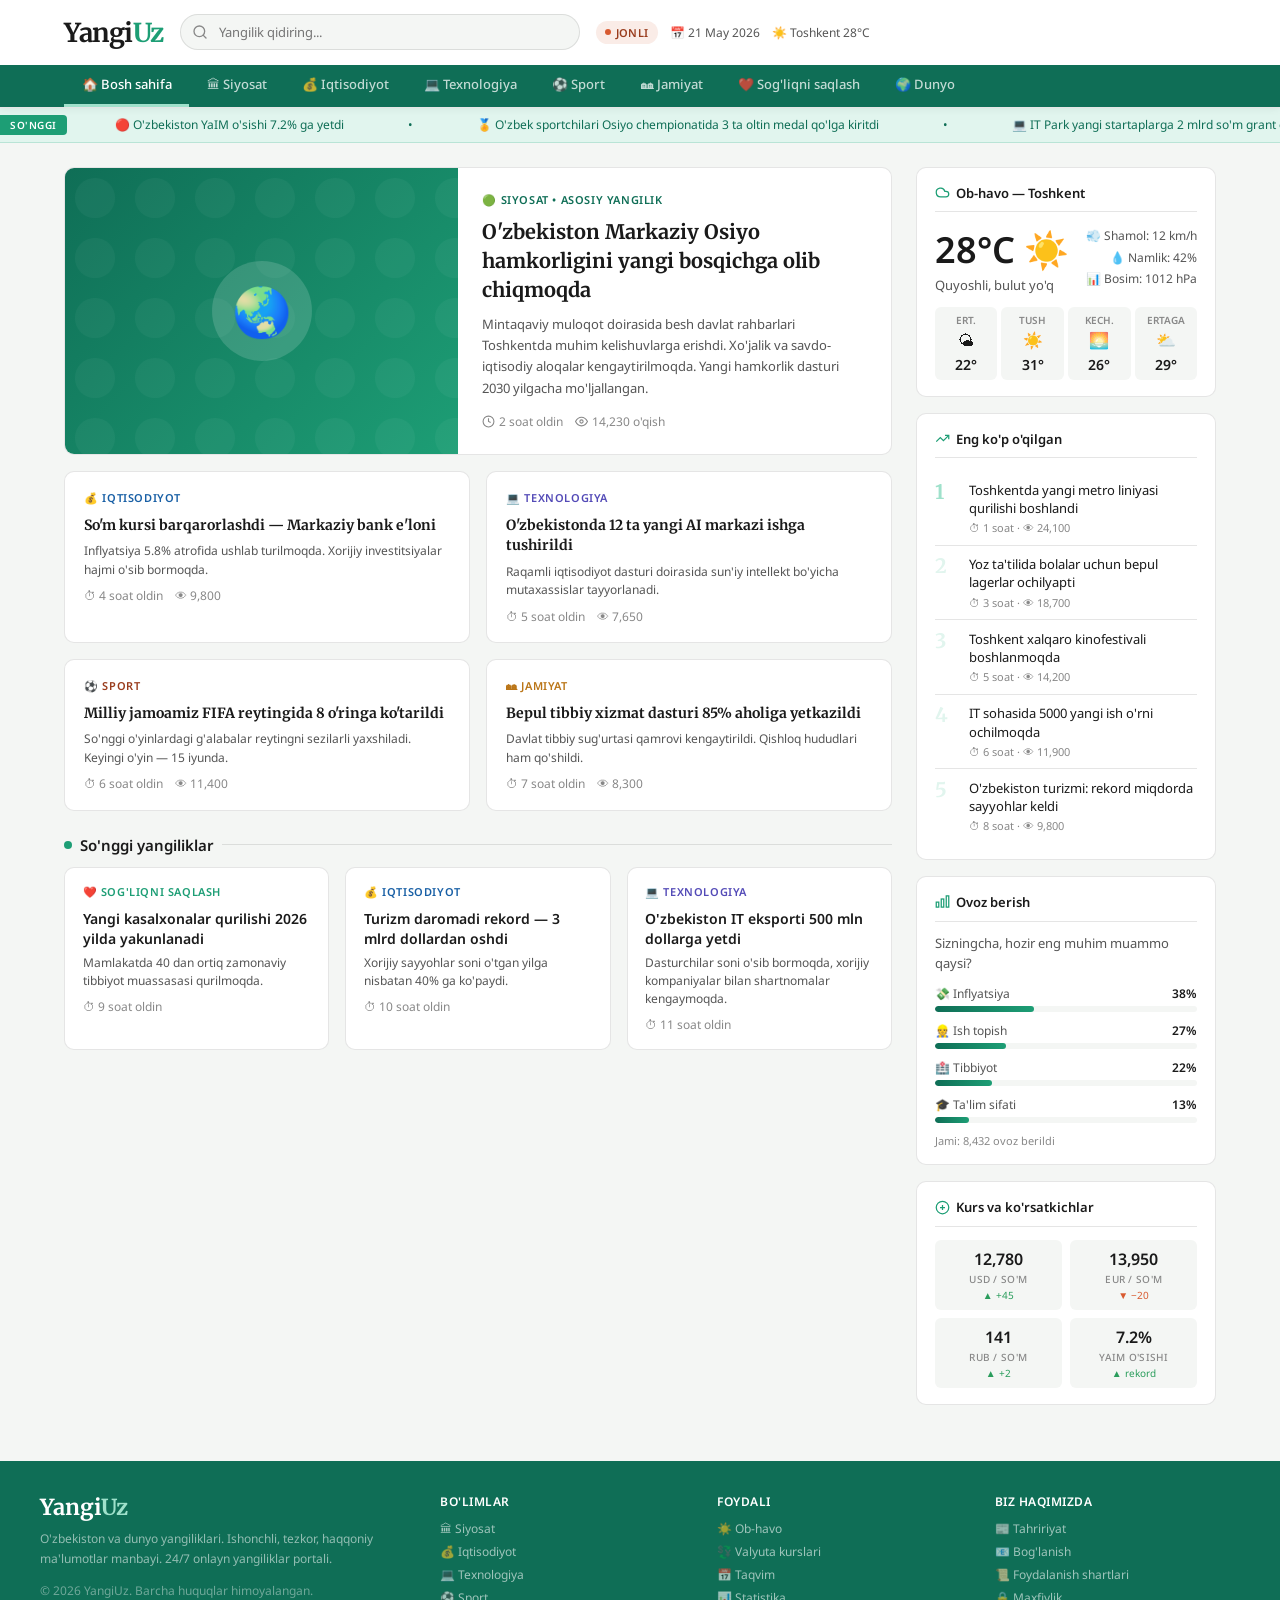
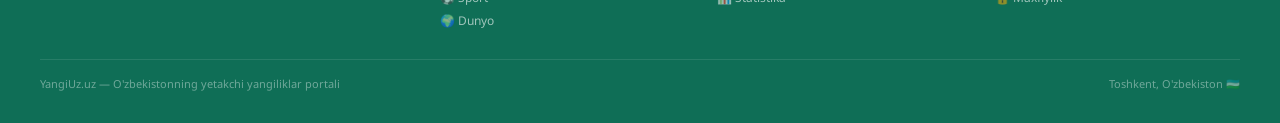
<file: yangiuz-portal.html>
<!DOCTYPE html>
<html lang="uz">
<head>
<meta charset="UTF-8">
<meta name="viewport" content="width=device-width, initial-scale=1.0">
<title>YangiUz — O'zbekiston Yangiliklar Portali</title>
<link rel="preconnect" href="https://fonts.googleapis.com">
<link href="https://fonts.googleapis.com/css2?family=Merriweather:wght@400;700&family=Noto+Sans:wght@400;500;600&display=swap" rel="stylesheet">
<style>
  *, *::before, *::after { box-sizing: border-box; margin: 0; padding: 0; }

  :root {
    --green-dark: #0F6E56;
    --green-mid: #1D9E75;
    --green-light: #9FE1CB;
    --green-pale: #E1F5EE;
    --coral: #D85A30;
    --coral-pale: #FAECE7;
    --coral-dark: #993C1D;
    --blue: #185FA5;
    --amber: #BA7517;
    --amber-pale: #FAEEDA;
    --purple: #534AB7;
    --bg: #F4F6F4;
    --card: #ffffff;
    --border: rgba(0,0,0,0.1);
    --text-primary: #1a1a1a;
    --text-secondary: #555;
    --text-muted: #888;
    --radius: 10px;
    --radius-sm: 6px;
  }

  body {
    font-family: 'Noto Sans', sans-serif;
    background: var(--bg);
    color: var(--text-primary);
    min-height: 100vh;
  }

  /* ── HEADER ── */
  .header {
    background: var(--card);
    border-bottom: 1px solid var(--border);
    position: sticky;
    top: 0;
    z-index: 100;
    box-shadow: 0 1px 8px rgba(0,0,0,0.06);
  }
  .header-top {
    max-width: 1200px;
    margin: 0 auto;
    padding: 0.9rem 1.5rem;
    display: flex;
    align-items: center;
    gap: 1rem;
  }
  .logo {
    font-family: 'Merriweather', serif;
    font-size: 26px;
    font-weight: 700;
    color: var(--text-primary);
    letter-spacing: -0.5px;
    text-decoration: none;
    white-space: nowrap;
  }
  .logo span { color: var(--green-mid); }

  .search-wrap {
    flex: 1;
    max-width: 400px;
    position: relative;
  }
  .search-wrap input {
    width: 100%;
    border: 1px solid var(--border);
    border-radius: 50px;
    padding: 8px 16px 8px 38px;
    font-size: 13px;
    font-family: inherit;
    background: var(--bg);
    color: var(--text-primary);
    outline: none;
    transition: border-color 0.2s;
  }
  .search-wrap input:focus { border-color: var(--green-mid); }
  .search-wrap svg {
    position: absolute;
    left: 12px;
    top: 50%;
    transform: translateY(-50%);
    color: var(--text-muted);
    width: 16px; height: 16px;
  }

  .header-meta {
    display: flex;
    align-items: center;
    gap: 12px;
    font-size: 12px;
    color: var(--text-secondary);
    white-space: nowrap;
  }
  .live-badge {
    display: flex;
    align-items: center;
    gap: 5px;
    background: var(--coral-pale);
    color: var(--coral-dark);
    font-size: 11px;
    font-weight: 600;
    padding: 4px 9px;
    border-radius: 50px;
    text-transform: uppercase;
    letter-spacing: 0.4px;
  }
  .live-dot {
    width: 6px; height: 6px;
    background: var(--coral);
    border-radius: 50%;
    animation: blink 1.1s ease-in-out infinite;
  }
  @keyframes blink { 0%,100%{opacity:1} 50%{opacity:0.2} }

  /* NAV */
  .nav-bar {
    background: var(--green-dark);
  }
  .nav-inner {
    max-width: 1200px;
    margin: 0 auto;
    padding: 0 1.5rem;
    display: flex;
    gap: 0;
    overflow-x: auto;
    scrollbar-width: none;
  }
  .nav-inner::-webkit-scrollbar { display: none; }
  .nav-tab {
    padding: 0.65rem 1.1rem;
    font-size: 13px;
    font-weight: 500;
    color: rgba(255,255,255,0.75);
    cursor: pointer;
    border-bottom: 3px solid transparent;
    transition: all 0.15s;
    white-space: nowrap;
    text-decoration: none;
    display: block;
  }
  .nav-tab:hover { color: #fff; background: rgba(255,255,255,0.07); }
  .nav-tab.active { color: #fff; border-bottom-color: var(--green-light); }

  /* TICKER */
  .ticker {
    background: var(--green-pale);
    border-bottom: 1px solid rgba(29,158,117,0.2);
    padding: 7px 0;
    overflow: hidden;
    display: flex;
    align-items: center;
  }
  .ticker-label {
    background: var(--green-mid);
    color: #fff;
    font-size: 10px;
    font-weight: 600;
    padding: 3px 10px;
    border-radius: 0 4px 4px 0;
    text-transform: uppercase;
    letter-spacing: 0.5px;
    margin-right: 1rem;
    white-space: nowrap;
    flex-shrink: 0;
  }
  .ticker-track {
    display: flex;
    animation: ticker 40s linear infinite;
    white-space: nowrap;
  }
  .ticker-track span {
    font-size: 12px;
    color: var(--green-dark);
    padding: 0 2rem;
  }
  @keyframes ticker { 0%{transform:translateX(0)} 100%{transform:translateX(-50%)} }

  /* MAIN LAYOUT */
  .main-wrap {
    max-width: 1200px;
    margin: 0 auto;
    padding: 1.5rem;
    display: grid;
    grid-template-columns: 1fr 300px;
    gap: 1.5rem;
  }

  /* CARDS */
  .card {
    background: var(--card);
    border-radius: var(--radius);
    border: 1px solid var(--border);
    overflow: hidden;
  }

  /* HERO */
  .hero-card {
    display: grid;
    grid-template-columns: 1fr 1.1fr;
    min-height: 240px;
    cursor: pointer;
    transition: box-shadow 0.2s;
  }
  .hero-card:hover { box-shadow: 0 4px 20px rgba(0,0,0,0.1); }
  .hero-img {
    background: linear-gradient(135deg, var(--green-dark) 0%, var(--green-mid) 100%);
    display: flex;
    align-items: center;
    justify-content: center;
    padding: 2rem;
    position: relative;
    overflow: hidden;
  }
  .hero-img::after {
    content: '';
    position: absolute;
    inset: 0;
    background: url("data:image/svg+xml,%3Csvg width='60' height='60' viewBox='0 0 60 60' xmlns='http://www.w3.org/2000/svg'%3E%3Cg fill='none' fill-rule='evenodd'%3E%3Cg fill='%23ffffff' fill-opacity='0.04'%3E%3Ccircle cx='30' cy='30' r='20'/%3E%3C/g%3E%3C/g%3E%3C/svg%3E");
  }
  .hero-icon {
    width: 100px; height: 100px;
    border-radius: 50%;
    background: rgba(255,255,255,0.15);
    display: flex;
    align-items: center;
    justify-content: center;
    font-size: 48px;
    position: relative;
    z-index: 1;
  }
  .hero-content { padding: 1.5rem; display: flex; flex-direction: column; justify-content: center; }
  .tag {
    font-size: 11px;
    font-weight: 600;
    text-transform: uppercase;
    letter-spacing: 0.6px;
    margin-bottom: 10px;
  }
  .tag-siyosat { color: var(--green-dark); }
  .tag-iqtisod { color: var(--blue); }
  .tag-texno { color: var(--purple); }
  .tag-sport { color: var(--coral-dark); }
  .tag-jamiyat { color: var(--amber); }
  .tag-soglik { color: var(--green-mid); }

  .hero-content h2 {
    font-family: 'Merriweather', serif;
    font-size: 20px;
    font-weight: 700;
    line-height: 1.45;
    color: var(--text-primary);
    margin-bottom: 10px;
  }
  .hero-content p {
    font-size: 13px;
    color: var(--text-secondary);
    line-height: 1.65;
    margin-bottom: 14px;
  }
  .meta {
    display: flex;
    align-items: center;
    gap: 12px;
    font-size: 12px;
    color: var(--text-muted);
  }
  .meta-item { display: flex; align-items: center; gap: 4px; }

  /* MINI CARDS */
  .mini-grid {
    display: grid;
    grid-template-columns: 1fr 1fr;
    gap: 1rem;
    margin-top: 1rem;
  }
  .mini-card {
    padding: 1.1rem 1.2rem;
    cursor: pointer;
    transition: box-shadow 0.2s;
  }
  .mini-card:hover { box-shadow: 0 3px 16px rgba(0,0,0,0.09); }
  .mini-card h3 {
    font-family: 'Merriweather', serif;
    font-size: 14px;
    font-weight: 700;
    line-height: 1.45;
    color: var(--text-primary);
    margin: 6px 0 7px;
  }
  .mini-card p { font-size: 12px; color: var(--text-secondary); line-height: 1.55; margin-bottom: 8px; }

  /* SECTION HEADER */
  .section-hdr {
    display: flex;
    align-items: center;
    gap: 8px;
    margin: 1.5rem 0 0.75rem;
    font-size: 15px;
    font-weight: 600;
    color: var(--text-primary);
  }
  .section-hdr::after {
    content: '';
    flex: 1;
    height: 1px;
    background: var(--border);
  }
  .section-dot { width: 8px; height: 8px; border-radius: 50%; background: var(--green-mid); }

  /* LIST NEWS */
  .list-news { display: grid; grid-template-columns: 1fr 1fr 1fr; gap: 1rem; }
  .list-card {
    padding: 1rem 1.1rem;
    cursor: pointer;
    transition: box-shadow 0.2s;
  }
  .list-card:hover { box-shadow: 0 3px 14px rgba(0,0,0,0.08); }
  .list-card h3 {
    font-size: 14px;
    font-weight: 600;
    line-height: 1.4;
    color: var(--text-primary);
    margin: 6px 0 6px;
  }
  .list-card p { font-size: 12px; color: var(--text-secondary); line-height: 1.5; margin-bottom: 8px; }

  /* SIDEBAR */
  .sidebar { display: flex; flex-direction: column; gap: 1rem; }

  .sb-card { padding: 1rem 1.1rem; }
  .sb-title {
    font-size: 13px;
    font-weight: 600;
    color: var(--text-primary);
    margin-bottom: 0.8rem;
    padding-bottom: 0.6rem;
    border-bottom: 1px solid var(--border);
    display: flex;
    align-items: center;
    gap: 6px;
  }
  .sb-title svg { width: 15px; height: 15px; color: var(--green-mid); flex-shrink: 0; }

  /* WEATHER */
  .weather-temp { font-size: 36px; font-weight: 600; color: var(--text-primary); }
  .weather-desc { font-size: 13px; color: var(--text-secondary); margin-top: 2px; }
  .weather-main { display: flex; align-items: flex-start; justify-content: space-between; margin: 0.6rem 0 0.8rem; }
  .weather-stats { font-size: 12px; color: var(--text-secondary); text-align: right; line-height: 1.8; }
  .weather-days { display: grid; grid-template-columns: repeat(4,1fr); gap: 4px; text-align: center; }
  .wday { background: var(--bg); border-radius: var(--radius-sm); padding: 6px 4px; }
  .wday-name { font-size: 10px; color: var(--text-muted); font-weight: 600; text-transform: uppercase; }
  .wday-temp { font-size: 14px; font-weight: 600; color: var(--text-primary); margin-top: 4px; }
  .wday-icon { font-size: 16px; margin: 2px 0; }

  /* TOP NEWS */
  .top-item { display: flex; gap: 10px; padding: 0.6rem 0; border-bottom: 1px solid var(--border); cursor: pointer; }
  .top-item:last-child { border-bottom: none; }
  .top-item:hover .top-title { color: var(--green-dark); }
  .top-num { font-size: 20px; font-weight: 700; color: var(--green-pale); min-width: 24px; line-height: 1.1; font-family: 'Merriweather', serif; }
  .top-num.rank1 { color: var(--green-light); }
  .top-title { font-size: 13px; color: var(--text-primary); line-height: 1.4; transition: color 0.15s; }
  .top-meta { font-size: 11px; color: var(--text-muted); margin-top: 3px; }

  /* POLL */
  .poll-q { font-size: 13px; color: var(--text-secondary); margin-bottom: 12px; line-height: 1.5; }
  .poll-opt { margin-bottom: 10px; }
  .poll-row { display: flex; justify-content: space-between; font-size: 12px; color: var(--text-secondary); margin-bottom: 4px; }
  .poll-pct { font-weight: 600; color: var(--text-primary); }
  .poll-track { background: var(--bg); border-radius: 50px; height: 6px; overflow: hidden; }
  .poll-fill { height: 100%; border-radius: 50px; background: linear-gradient(90deg, var(--green-dark), var(--green-mid)); }
  .poll-total { font-size: 11px; color: var(--text-muted); margin-top: 8px; }

  /* RATES */
  .rates-grid { display: grid; grid-template-columns: 1fr 1fr; gap: 8px; }
  .rate-box {
    background: var(--bg);
    border-radius: var(--radius-sm);
    padding: 8px 10px;
    text-align: center;
  }
  .rate-val { font-size: 16px; font-weight: 600; color: var(--text-primary); }
  .rate-lbl { font-size: 10px; color: var(--text-muted); margin-top: 2px; font-weight: 500; text-transform: uppercase; letter-spacing: 0.3px; }
  .rate-chg { font-size: 10px; margin-top: 2px; }
  .up { color: #2a9d5c; }
  .dn { color: var(--coral); }

  /* FOOTER */
  footer {
    background: var(--green-dark);
    color: rgba(255,255,255,0.7);
    padding: 2rem 1.5rem;
    margin-top: 2rem;
    font-size: 13px;
  }
  .footer-inner {
    max-width: 1200px;
    margin: 0 auto;
    display: grid;
    grid-template-columns: 1.5fr 1fr 1fr 1fr;
    gap: 2rem;
  }
  .footer-logo { font-family: 'Merriweather', serif; font-size: 22px; font-weight: 700; color: #fff; margin-bottom: 8px; }
  .footer-logo span { color: var(--green-light); }
  .footer-desc { font-size: 12px; line-height: 1.7; color: rgba(255,255,255,0.55); margin-bottom: 12px; }
  .footer-title { font-weight: 600; color: #fff; margin-bottom: 10px; font-size: 12px; text-transform: uppercase; letter-spacing: 0.5px; }
  .footer-link { display: block; color: rgba(255,255,255,0.6); text-decoration: none; margin-bottom: 6px; font-size: 12px; transition: color 0.15s; }
  .footer-link:hover { color: var(--green-light); }
  .footer-bottom {
    max-width: 1200px;
    margin: 1.5rem auto 0;
    padding-top: 1rem;
    border-top: 1px solid rgba(255,255,255,0.1);
    display: flex;
    justify-content: space-between;
    align-items: center;
    font-size: 11px;
    color: rgba(255,255,255,0.4);
  }

  /* RESPONSIVE */
  @media (max-width: 900px) {
    .main-wrap { grid-template-columns: 1fr; }
    .sidebar { display: grid; grid-template-columns: 1fr 1fr; }
    .hero-card { grid-template-columns: 1fr; }
    .hero-img { min-height: 160px; }
    .footer-inner { grid-template-columns: 1fr 1fr; }
    .list-news { grid-template-columns: 1fr 1fr; }
  }
  @media (max-width: 600px) {
    .mini-grid { grid-template-columns: 1fr; }
    .list-news { grid-template-columns: 1fr; }
    .sidebar { display: flex; flex-direction: column; }
    .footer-inner { grid-template-columns: 1fr; }
    .header-meta { display: none; }
    .hero-card { min-height: auto; }
    .weather-days { grid-template-columns: repeat(4,1fr); }
  }
</style>
</head>
<body>

<!-- HEADER -->
<header class="header">
  <div class="header-top">
    <a href="#" class="logo">Yangi<span>Uz</span></a>
    <div class="search-wrap">
      <svg viewBox="0 0 24 24" fill="none" stroke="currentColor" stroke-width="2" stroke-linecap="round" stroke-linejoin="round">
        <circle cx="11" cy="11" r="8"/><line x1="21" y1="21" x2="16.65" y2="16.65"/>
      </svg>
      <input type="text" placeholder="Yangilik qidiring...">
    </div>
    <div class="header-meta">
      <span class="live-badge"><span class="live-dot"></span> Jonli</span>
      <span>📅 21 May 2026</span>
      <span>☀️ Toshkent 28°C</span>
    </div>
  </div>
  <nav class="nav-bar">
    <div class="nav-inner">
      <a href="#" class="nav-tab active">🏠 Bosh sahifa</a>
      <a href="#" class="nav-tab">🏛 Siyosat</a>
      <a href="#" class="nav-tab">💰 Iqtisodiyot</a>
      <a href="#" class="nav-tab">💻 Texnologiya</a>
      <a href="#" class="nav-tab">⚽ Sport</a>
      <a href="#" class="nav-tab">🏘 Jamiyat</a>
      <a href="#" class="nav-tab">❤️ Sog'liqni saqlash</a>
      <a href="#" class="nav-tab">🌍 Dunyo</a>
    </div>
  </nav>
</header>

<!-- TICKER -->
<div class="ticker">
  <div class="ticker-label">SO'NGGI</div>
  <div class="ticker-track" id="ticker">
    <span>🔴 O'zbekiston YaIM o'sishi 7.2% ga yetdi</span>
    <span>•</span>
    <span>🏅 O'zbek sportchilari Osiyo chempionatida 3 ta oltin medal qo'lga kiritdi</span>
    <span>•</span>
    <span>💻 IT Park yangi startaplarga 2 mlrd so'm grant e'lon qildi</span>
    <span>•</span>
    <span>🌾 Fermer xo'jaliklari bug'doy hosili rekord darajaga yetdi</span>
    <span>•</span>
    <span>🏗 Toshkent metro qurilishi jadallashtirildi — 2027 yilga mo'ljallangan</span>
    <span>•</span>
    <span>🔴 O'zbekiston YaIM o'sishi 7.2% ga yetdi</span>
    <span>•</span>
    <span>🏅 O'zbek sportchilari Osiyo chempionatida 3 ta oltin medal qo'lga kiritdi</span>
    <span>•</span>
    <span>💻 IT Park yangi startaplarga 2 mlrd so'm grant e'lon qildi</span>
    <span>•</span>
    <span>🌾 Fermer xo'jaliklari bug'doy hosili rekord darajaga yetdi</span>
    <span>•</span>
    <span>🏗 Toshkent metro qurilishi jadallashtirildi — 2027 yilga mo'ljallangan</span>
  </div>
</div>

<!-- MAIN -->
<div class="main-wrap">
  <main>
    <!-- HERO -->
    <div class="card hero-card">
      <div class="hero-img">
        <div class="hero-icon">🌏</div>
      </div>
      <div class="hero-content">
        <div class="tag tag-siyosat">🟢 Siyosat • Asosiy yangilik</div>
        <h2>O'zbekiston Markaziy Osiyo hamkorligini yangi bosqichga olib chiqmoqda</h2>
        <p>Mintaqaviy muloqot doirasida besh davlat rahbarlari Toshkentda muhim kelishuvlarga erishdi. Xo'jalik va savdo-iqtisodiy aloqalar kengaytirilmoqda. Yangi hamkorlik dasturi 2030 yilgacha mo'ljallangan.</p>
        <div class="meta">
          <span class="meta-item">
            <svg viewBox="0 0 24 24" fill="none" stroke="currentColor" stroke-width="2" width="13" height="13"><circle cx="12" cy="12" r="10"/><polyline points="12 6 12 12 16 14"/></svg>
            2 soat oldin
          </span>
          <span class="meta-item">
            <svg viewBox="0 0 24 24" fill="none" stroke="currentColor" stroke-width="2" width="13" height="13"><path d="M1 12s4-8 11-8 11 8 11 8-4 8-11 8-11-8-11-8z"/><circle cx="12" cy="12" r="3"/></svg>
            14,230 o'qish
          </span>
        </div>
      </div>
    </div>

    <!-- MINI CARDS -->
    <div class="mini-grid">
      <div class="card mini-card">
        <div class="tag tag-iqtisod">💰 Iqtisodiyot</div>
        <h3>So'm kursi barqarorlashdi — Markaziy bank e'loni</h3>
        <p>Inflyatsiya 5.8% atrofida ushlab turilmoqda. Xorijiy investitsiyalar hajmi o'sib bormoqda.</p>
        <div class="meta">
          <span class="meta-item">⏱ 4 soat oldin</span>
          <span class="meta-item">👁 9,800</span>
        </div>
      </div>
      <div class="card mini-card">
        <div class="tag tag-texno">💻 Texnologiya</div>
        <h3>O'zbekistonda 12 ta yangi AI markazi ishga tushirildi</h3>
        <p>Raqamli iqtisodiyot dasturi doirasida sun'iy intellekt bo'yicha mutaxassislar tayyorlanadi.</p>
        <div class="meta">
          <span class="meta-item">⏱ 5 soat oldin</span>
          <span class="meta-item">👁 7,650</span>
        </div>
      </div>
      <div class="card mini-card">
        <div class="tag tag-sport">⚽ Sport</div>
        <h3>Milliy jamoamiz FIFA reytingida 8 o'ringa ko'tarildi</h3>
        <p>So'nggi o'yinlardagi g'alabalar reytingni sezilarli yaxshiladi. Keyingi o'yin — 15 iyunda.</p>
        <div class="meta">
          <span class="meta-item">⏱ 6 soat oldin</span>
          <span class="meta-item">👁 11,400</span>
        </div>
      </div>
      <div class="card mini-card">
        <div class="tag tag-jamiyat">🏘 Jamiyat</div>
        <h3>Bepul tibbiy xizmat dasturi 85% aholiga yetkazildi</h3>
        <p>Davlat tibbiy sug'urtasi qamrovi kengaytirildi. Qishloq hududlari ham qo'shildi.</p>
        <div class="meta">
          <span class="meta-item">⏱ 7 soat oldin</span>
          <span class="meta-item">👁 8,300</span>
        </div>
      </div>
    </div>

    <!-- MORE NEWS -->
    <div class="section-hdr">
      <span class="section-dot"></span>
      So'nggi yangiliklar
    </div>
    <div class="list-news">
      <div class="card list-card">
        <div class="tag tag-soglik">❤️ Sog'liqni saqlash</div>
        <h3>Yangi kasalxonalar qurilishi 2026 yilda yakunlanadi</h3>
        <p>Mamlakatda 40 dan ortiq zamonaviy tibbiyot muassasasi qurilmoqda.</p>
        <div class="meta"><span>⏱ 9 soat oldin</span></div>
      </div>
      <div class="card list-card">
        <div class="tag tag-iqtisod">💰 Iqtisodiyot</div>
        <h3>Turizm daromadi rekord — 3 mlrd dollardan oshdi</h3>
        <p>Xorijiy sayyohlar soni o'tgan yilga nisbatan 40% ga ko'paydi.</p>
        <div class="meta"><span>⏱ 10 soat oldin</span></div>
      </div>
      <div class="card list-card">
        <div class="tag tag-texno">💻 Texnologiya</div>
        <h3>O'zbekiston IT eksporti 500 mln dollarga yetdi</h3>
        <p>Dasturchilar soni o'sib bormoqda, xorijiy kompaniyalar bilan shartnomalar kengaymoqda.</p>
        <div class="meta"><span>⏱ 11 soat oldin</span></div>
      </div>
    </div>
  </main>

  <!-- SIDEBAR -->
  <aside class="sidebar">
    <!-- WEATHER -->
    <div class="card sb-card">
      <div class="sb-title">
        <svg viewBox="0 0 24 24" fill="none" stroke="currentColor" stroke-width="2"><path d="M17.5 19H9a7 7 0 1 1 6.71-9h1.79a4.5 4.5 0 1 1 0 9z"/></svg>
        Ob-havo — Toshkent
      </div>
      <div class="weather-main">
        <div>
          <div class="weather-temp">28°C ☀️</div>
          <div class="weather-desc">Quyoshli, bulut yo'q</div>
        </div>
        <div class="weather-stats">
          💨 Shamol: 12 km/h<br>
          💧 Namlik: 42%<br>
          📊 Bosim: 1012 hPa
        </div>
      </div>
      <div class="weather-days">
        <div class="wday"><div class="wday-name">Ert.</div><div class="wday-icon">🌤</div><div class="wday-temp">22°</div></div>
        <div class="wday"><div class="wday-name">Tush</div><div class="wday-icon">☀️</div><div class="wday-temp">31°</div></div>
        <div class="wday"><div class="wday-name">Kech.</div><div class="wday-icon">🌅</div><div class="wday-temp">26°</div></div>
        <div class="wday"><div class="wday-name">Ertaga</div><div class="wday-icon">⛅</div><div class="wday-temp">29°</div></div>
      </div>
    </div>

    <!-- TOP NEWS -->
    <div class="card sb-card">
      <div class="sb-title">
        <svg viewBox="0 0 24 24" fill="none" stroke="currentColor" stroke-width="2"><polyline points="22 7 13.5 15.5 8.5 10.5 2 17"/><polyline points="16 7 22 7 22 13"/></svg>
        Eng ko'p o'qilgan
      </div>
      <div class="top-item">
        <span class="top-num rank1">1</span>
        <div><div class="top-title">Toshkentda yangi metro liniyasi qurilishi boshlandi</div><div class="top-meta">⏱ 1 soat · 👁 24,100</div></div>
      </div>
      <div class="top-item">
        <span class="top-num">2</span>
        <div><div class="top-title">Yoz ta'tilida bolalar uchun bepul lagerlar ochilyapti</div><div class="top-meta">⏱ 3 soat · 👁 18,700</div></div>
      </div>
      <div class="top-item">
        <span class="top-num">3</span>
        <div><div class="top-title">Toshkent xalqaro kinofestivali boshlanmoqda</div><div class="top-meta">⏱ 5 soat · 👁 14,200</div></div>
      </div>
      <div class="top-item">
        <span class="top-num">4</span>
        <div><div class="top-title">IT sohasida 5000 yangi ish o'rni ochilmoqda</div><div class="top-meta">⏱ 6 soat · 👁 11,900</div></div>
      </div>
      <div class="top-item">
        <span class="top-num">5</span>
        <div><div class="top-title">O'zbekiston turizmi: rekord miqdorda sayyohlar keldi</div><div class="top-meta">⏱ 8 soat · 👁 9,800</div></div>
      </div>
    </div>

    <!-- POLL -->
    <div class="card sb-card">
      <div class="sb-title">
        <svg viewBox="0 0 24 24" fill="none" stroke="currentColor" stroke-width="2"><rect x="18" y="3" width="4" height="18"/><rect x="10" y="8" width="4" height="13"/><rect x="2" y="13" width="4" height="8"/></svg>
        Ovoz berish
      </div>
      <div class="poll-q">Sizningcha, hozir eng muhim muammo qaysi?</div>
      <div class="poll-opt">
        <div class="poll-row"><span>💸 Inflyatsiya</span><span class="poll-pct">38%</span></div>
        <div class="poll-track"><div class="poll-fill" style="width:38%"></div></div>
      </div>
      <div class="poll-opt">
        <div class="poll-row"><span>👷 Ish topish</span><span class="poll-pct">27%</span></div>
        <div class="poll-track"><div class="poll-fill" style="width:27%"></div></div>
      </div>
      <div class="poll-opt">
        <div class="poll-row"><span>🏥 Tibbiyot</span><span class="poll-pct">22%</span></div>
        <div class="poll-track"><div class="poll-fill" style="width:22%"></div></div>
      </div>
      <div class="poll-opt">
        <div class="poll-row"><span>🎓 Ta'lim sifati</span><span class="poll-pct">13%</span></div>
        <div class="poll-track"><div class="poll-fill" style="width:13%"></div></div>
      </div>
      <div class="poll-total">Jami: 8,432 ovoz berildi</div>
    </div>

    <!-- RATES -->
    <div class="card sb-card">
      <div class="sb-title">
        <svg viewBox="0 0 24 24" fill="none" stroke="currentColor" stroke-width="2"><circle cx="12" cy="12" r="10"/><line x1="12" y1="8" x2="12" y2="16"/><line x1="8" y1="12" x2="16" y2="12"/></svg>
        Kurs va ko'rsatkichlar
      </div>
      <div class="rates-grid">
        <div class="rate-box"><div class="rate-val">12,780</div><div class="rate-lbl">USD / so'm</div><div class="rate-chg up">▲ +45</div></div>
        <div class="rate-box"><div class="rate-val">13,950</div><div class="rate-lbl">EUR / so'm</div><div class="rate-chg dn">▼ −20</div></div>
        <div class="rate-box"><div class="rate-val">141</div><div class="rate-lbl">RUB / so'm</div><div class="rate-chg up">▲ +2</div></div>
        <div class="rate-box"><div class="rate-val">7.2%</div><div class="rate-lbl">YaIM o'sishi</div><div class="rate-chg up">▲ rekord</div></div>
      </div>
    </div>
  </aside>
</div>

<!-- FOOTER -->
<footer>
  <div class="footer-inner">
    <div>
      <div class="footer-logo">Yangi<span>Uz</span></div>
      <div class="footer-desc">O'zbekiston va dunyo yangiliklari. Ishonchli, tezkor, haqqoniy ma'lumotlar manbayi. 24/7 onlayn yangiliklar portali.</div>
      <div style="font-size:12px;color:rgba(255,255,255,0.4)">© 2026 YangiUz. Barcha huquqlar himoyalangan.</div>
    </div>
    <div>
      <div class="footer-title">Bo'limlar</div>
      <a class="footer-link" href="#">🏛 Siyosat</a>
      <a class="footer-link" href="#">💰 Iqtisodiyot</a>
      <a class="footer-link" href="#">💻 Texnologiya</a>
      <a class="footer-link" href="#">⚽ Sport</a>
      <a class="footer-link" href="#">🌍 Dunyo</a>
    </div>
    <div>
      <div class="footer-title">Foydali</div>
      <a class="footer-link" href="#">☀️ Ob-havo</a>
      <a class="footer-link" href="#">💱 Valyuta kurslari</a>
      <a class="footer-link" href="#">📅 Taqvim</a>
      <a class="footer-link" href="#">📊 Statistika</a>
    </div>
    <div>
      <div class="footer-title">Biz haqimizda</div>
      <a class="footer-link" href="#">📰 Tahririyat</a>
      <a class="footer-link" href="#">📧 Bog'lanish</a>
      <a class="footer-link" href="#">📜 Foydalanish shartlari</a>
      <a class="footer-link" href="#">🔒 Maxfiylik</a>
    </div>
  </div>
  <div class="footer-bottom">
    <span>YangiUz.uz — O'zbekistonning yetakchi yangiliklar portali</span>
    <span>Toshkent, O'zbekiston 🇺🇿</span>
  </div>
</footer>

<script>
  // Nav tab switching
  document.querySelectorAll('.nav-tab').forEach(tab => {
    tab.addEventListener('click', function(e) {
      e.preventDefault();
      document.querySelectorAll('.nav-tab').forEach(t => t.classList.remove('active'));
      this.classList.add('active');
    });
  });

  // Search live filter
  const searchInput = document.querySelector('.search-wrap input');
  searchInput.addEventListener('input', function() {
    const q = this.value.toLowerCase();
    document.querySelectorAll('.mini-card h3, .list-card h3, .hero-content h2').forEach(el => {
      const card = el.closest('.card');
      if (card) {
        card.style.opacity = (!q || el.textContent.toLowerCase().includes(q)) ? '1' : '0.35';
      }
    });
  });

  // Poll voting
  document.querySelectorAll('.poll-opt').forEach(opt => {
    opt.style.cursor = 'pointer';
    opt.addEventListener('click', function() {
      document.querySelectorAll('.poll-opt').forEach(o => o.style.background = '');
      this.style.background = 'rgba(29,158,117,0.07)';
      this.style.borderRadius = '4px';
    });
  });
</script>
</body>
</html>
</file>
